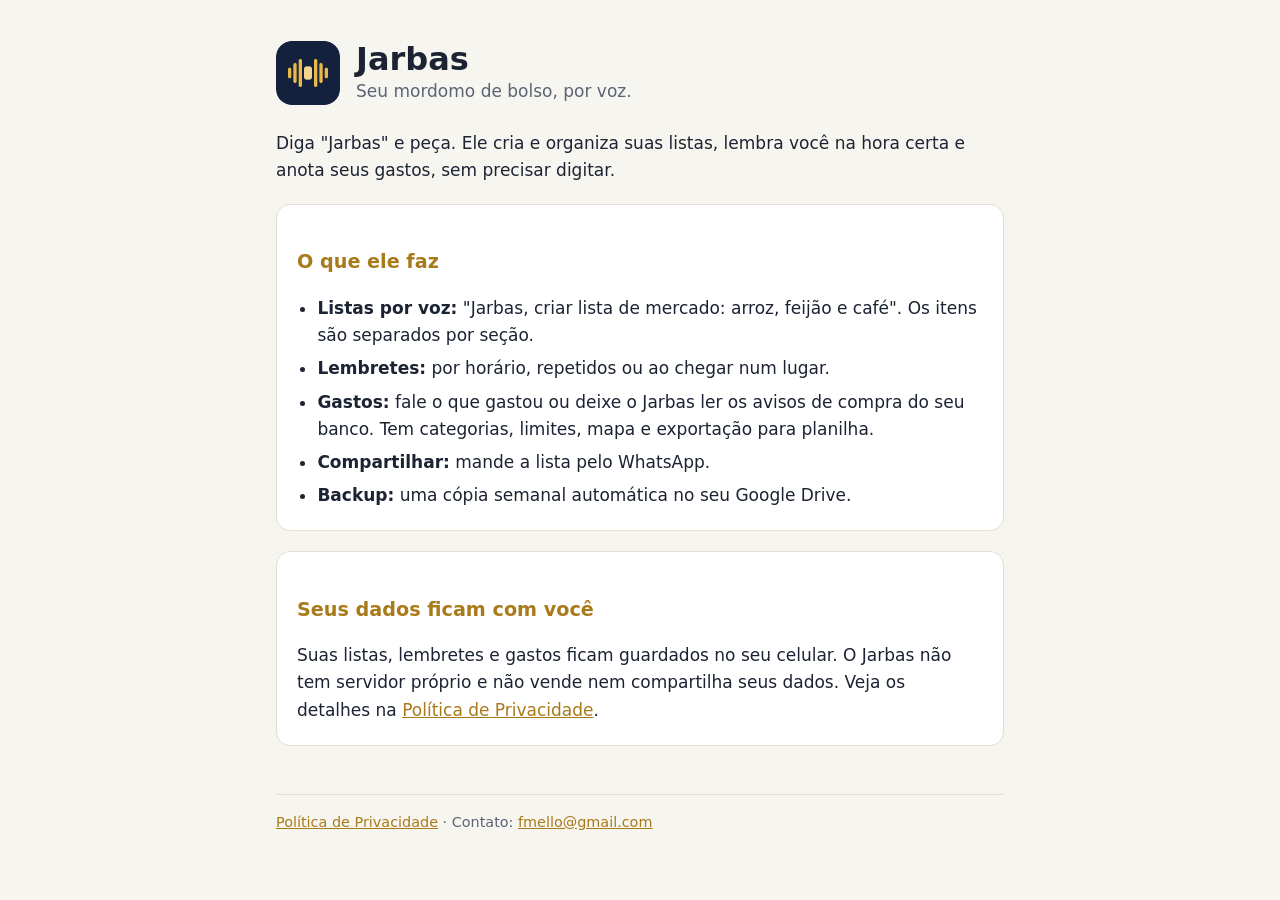
<file: index.html>
<!doctype html>
<html lang="pt-BR">
<head>
<meta charset="utf-8">
<meta name="viewport" content="width=device-width, initial-scale=1">
<title>Jarbas</title>
<meta name="description" content="Jarbas: seu mordomo de bolso para listas, lembretes e gastos, tudo por voz.">
<link rel="icon" href="icone.png">
<link rel="stylesheet" href="estilo.css">
</head>
<body>
<main>
  <header>
    <img src="icone.png" alt="">
    <div>
      <h1>Jarbas</h1>
      <p class="sub">Seu mordomo de bolso, por voz.</p>
    </div>
  </header>

  <p>Diga "Jarbas" e peça. Ele cria e organiza suas listas, lembra você na hora certa e anota seus gastos, sem precisar digitar.</p>

  <div class="card">
    <h2>O que ele faz</h2>
    <ul>
      <li><strong>Listas por voz:</strong> "Jarbas, criar lista de mercado: arroz, feijão e café". Os itens são separados por seção.</li>
      <li><strong>Lembretes:</strong> por horário, repetidos ou ao chegar num lugar.</li>
      <li><strong>Gastos:</strong> fale o que gastou ou deixe o Jarbas ler os avisos de compra do seu banco. Tem categorias, limites, mapa e exportação para planilha.</li>
      <li><strong>Compartilhar:</strong> mande a lista pelo WhatsApp.</li>
      <li><strong>Backup:</strong> uma cópia semanal automática no seu Google Drive.</li>
    </ul>
  </div>

  <div class="card">
    <h2>Seus dados ficam com você</h2>
    <p>Suas listas, lembretes e gastos ficam guardados no seu celular. O Jarbas não tem servidor próprio e não vende nem compartilha seus dados. Veja os detalhes na <a href="privacidade.html">Política de Privacidade</a>.</p>
  </div>

  <footer>
    <a href="privacidade.html">Política de Privacidade</a> · Contato: <a href="mailto:fmello@gmail.com">fmello@gmail.com</a>
  </footer>
</main>
</body>
</html>
</file>
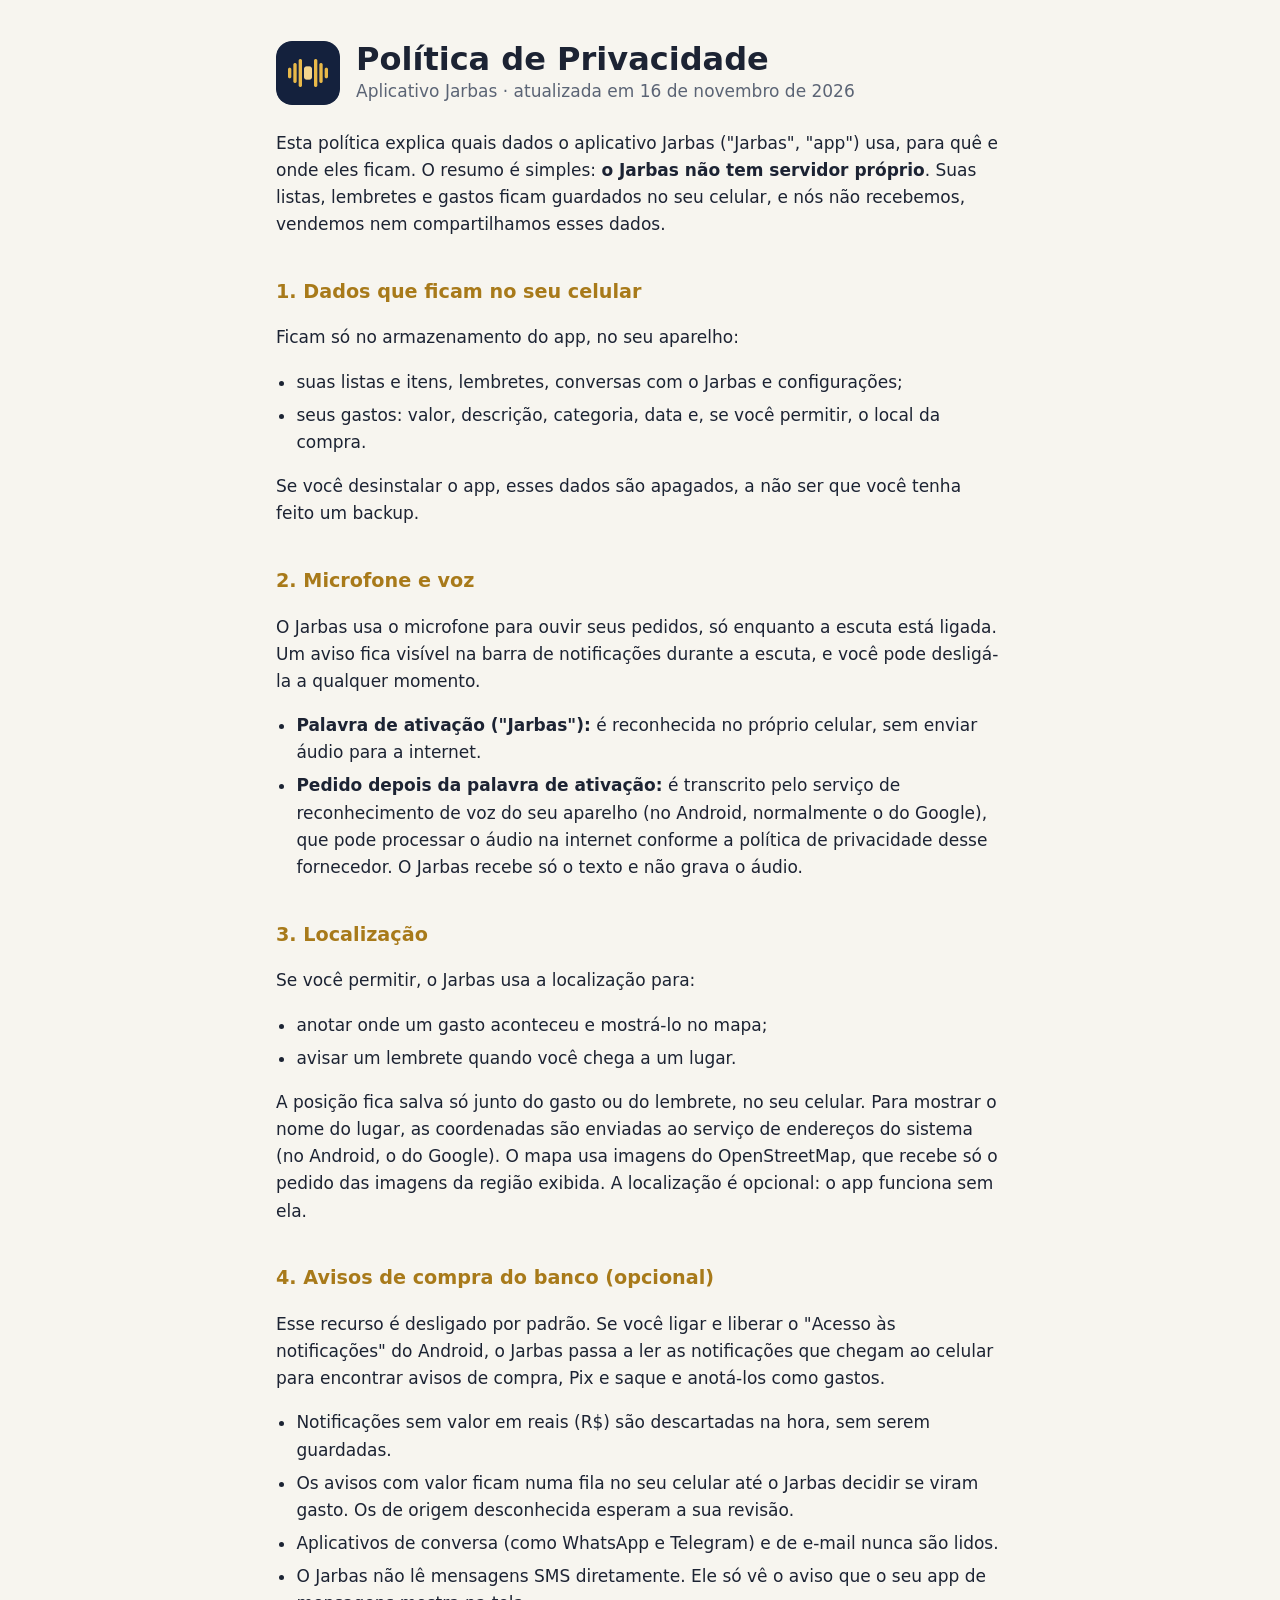
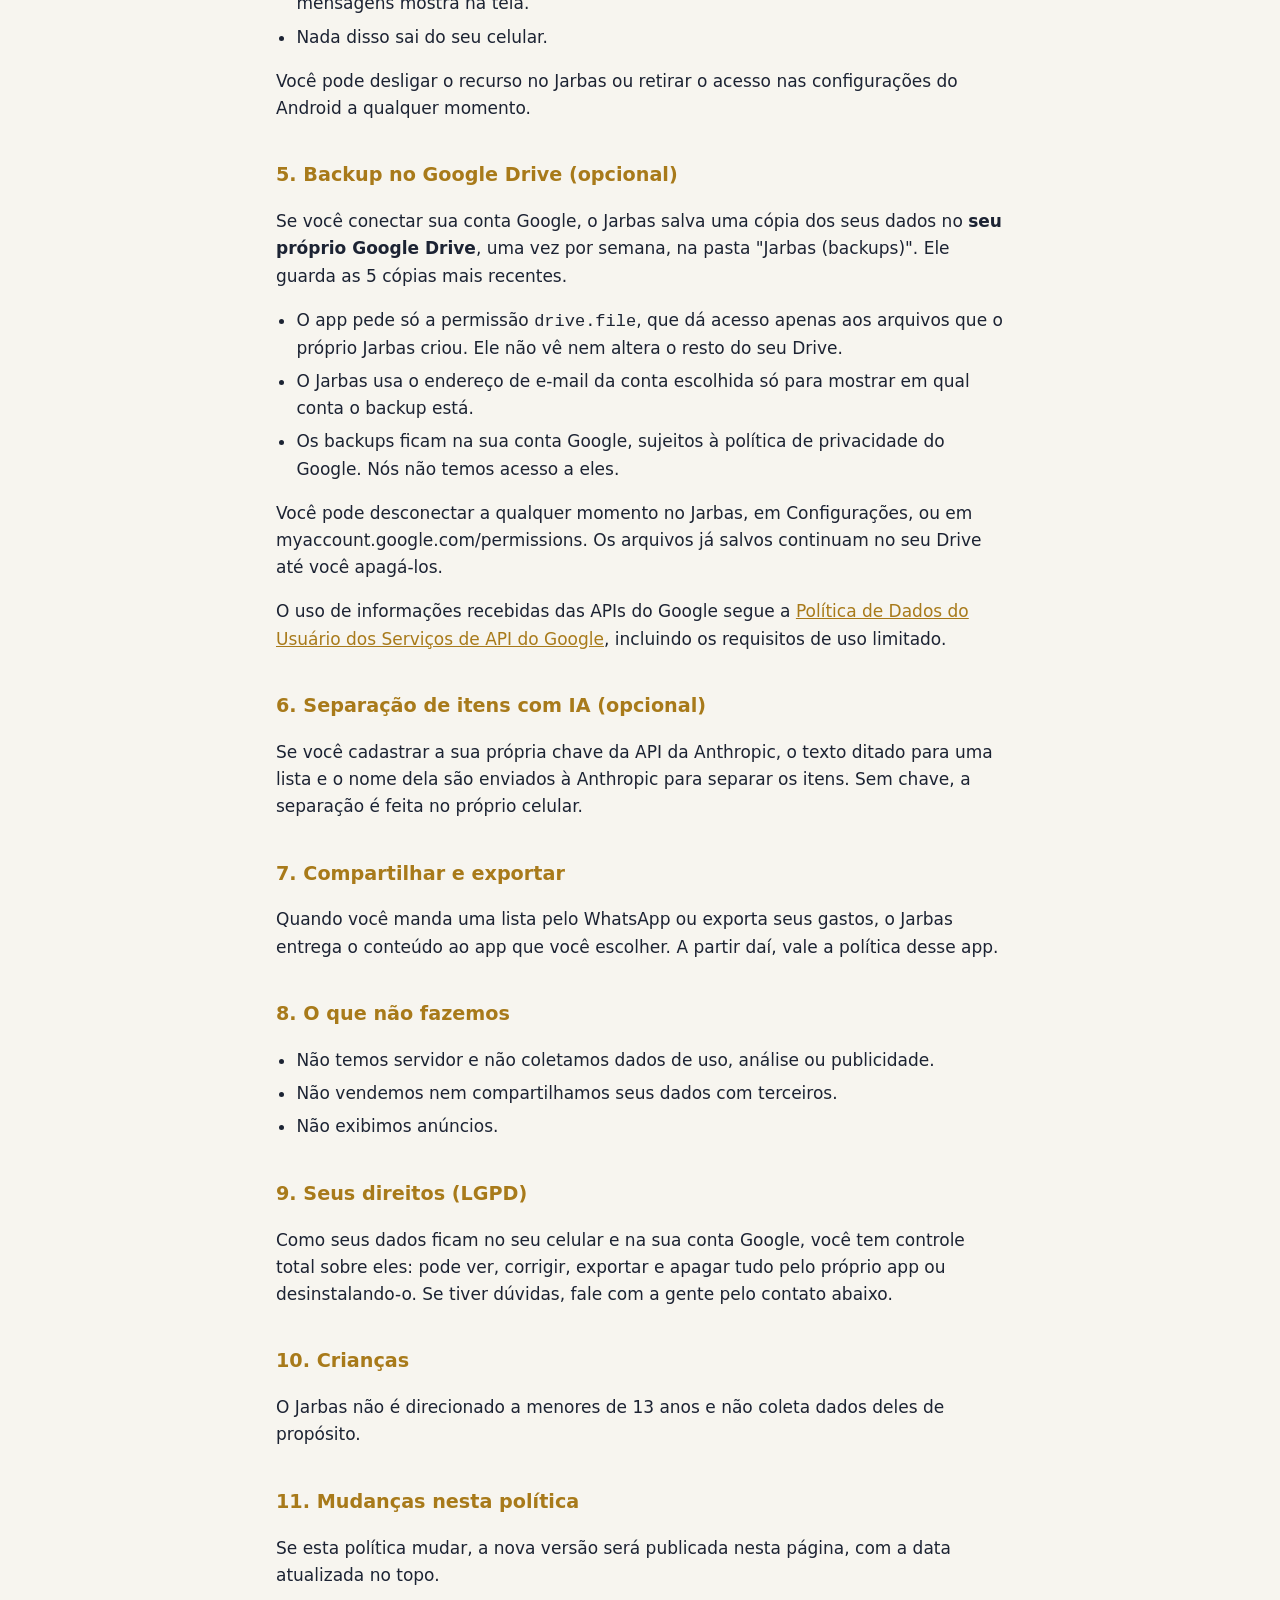
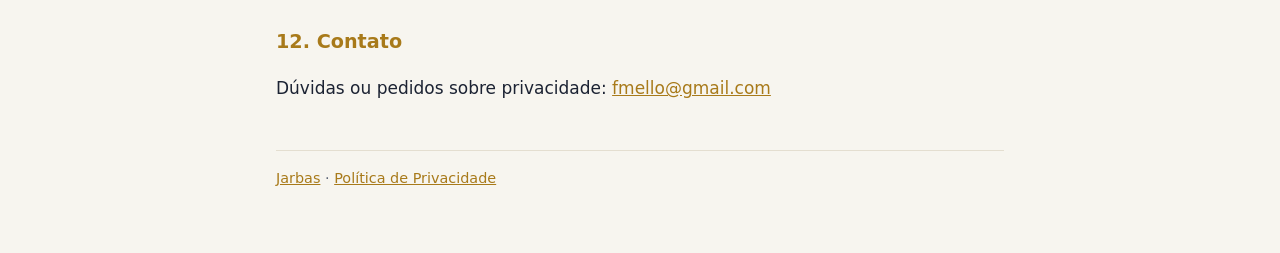
<file: privacidade.html>
<!doctype html>
<html lang="pt-BR">
<head>
<meta charset="utf-8">
<meta name="viewport" content="width=device-width, initial-scale=1">
<title>Privacidade do Jarbas</title>
<meta name="description" content="Política de Privacidade do aplicativo Jarbas.">
<link rel="icon" href="icone.png">
<link rel="stylesheet" href="estilo.css">
</head>
<body>
<main>
  <header>
    <img src="icone.png" alt="">
    <div>
      <h1>Política de Privacidade</h1>
      <p class="sub">Aplicativo Jarbas · atualizada em 16 de novembro de 2026</p>
    </div>
  </header>

  <p>Esta política explica quais dados o aplicativo Jarbas ("Jarbas", "app") usa, para quê e onde eles ficam. O resumo é simples: <strong>o Jarbas não tem servidor próprio</strong>. Suas listas, lembretes e gastos ficam guardados no seu celular, e nós não recebemos, vendemos nem compartilhamos esses dados.</p>

  <h2>1. Dados que ficam no seu celular</h2>
  <p>Ficam só no armazenamento do app, no seu aparelho:</p>
  <ul>
    <li>suas listas e itens, lembretes, conversas com o Jarbas e configurações;</li>
    <li>seus gastos: valor, descrição, categoria, data e, se você permitir, o local da compra.</li>
  </ul>
  <p>Se você desinstalar o app, esses dados são apagados, a não ser que você tenha feito um backup.</p>

  <h2>2. Microfone e voz</h2>
  <p>O Jarbas usa o microfone para ouvir seus pedidos, só enquanto a escuta está ligada. Um aviso fica visível na barra de notificações durante a escuta, e você pode desligá-la a qualquer momento.</p>
  <ul>
    <li><strong>Palavra de ativação ("Jarbas"):</strong> é reconhecida no próprio celular, sem enviar áudio para a internet.</li>
    <li><strong>Pedido depois da palavra de ativação:</strong> é transcrito pelo serviço de reconhecimento de voz do seu aparelho (no Android, normalmente o do Google), que pode processar o áudio na internet conforme a política de privacidade desse fornecedor. O Jarbas recebe só o texto e não grava o áudio.</li>
  </ul>

  <h2>3. Localização</h2>
  <p>Se você permitir, o Jarbas usa a localização para:</p>
  <ul>
    <li>anotar onde um gasto aconteceu e mostrá-lo no mapa;</li>
    <li>avisar um lembrete quando você chega a um lugar.</li>
  </ul>
  <p>A posição fica salva só junto do gasto ou do lembrete, no seu celular. Para mostrar o nome do lugar, as coordenadas são enviadas ao serviço de endereços do sistema (no Android, o do Google). O mapa usa imagens do OpenStreetMap, que recebe só o pedido das imagens da região exibida. A localização é opcional: o app funciona sem ela.</p>

  <h2>4. Avisos de compra do banco (opcional)</h2>
  <p>Esse recurso é desligado por padrão. Se você ligar e liberar o "Acesso às notificações" do Android, o Jarbas passa a ler as notificações que chegam ao celular para encontrar avisos de compra, Pix e saque e anotá-los como gastos.</p>
  <ul>
    <li>Notificações sem valor em reais (R$) são descartadas na hora, sem serem guardadas.</li>
    <li>Os avisos com valor ficam numa fila no seu celular até o Jarbas decidir se viram gasto. Os de origem desconhecida esperam a sua revisão.</li>
    <li>Aplicativos de conversa (como WhatsApp e Telegram) e de e-mail nunca são lidos.</li>
    <li>O Jarbas não lê mensagens SMS diretamente. Ele só vê o aviso que o seu app de mensagens mostra na tela.</li>
    <li>Nada disso sai do seu celular.</li>
  </ul>
  <p>Você pode desligar o recurso no Jarbas ou retirar o acesso nas configurações do Android a qualquer momento.</p>

  <h2>5. Backup no Google Drive (opcional)</h2>
  <p>Se você conectar sua conta Google, o Jarbas salva uma cópia dos seus dados no <strong>seu próprio Google Drive</strong>, uma vez por semana, na pasta "Jarbas (backups)". Ele guarda as 5 cópias mais recentes.</p>
  <ul>
    <li>O app pede só a permissão <code>drive.file</code>, que dá acesso apenas aos arquivos que o próprio Jarbas criou. Ele não vê nem altera o resto do seu Drive.</li>
    <li>O Jarbas usa o endereço de e-mail da conta escolhida só para mostrar em qual conta o backup está.</li>
    <li>Os backups ficam na sua conta Google, sujeitos à política de privacidade do Google. Nós não temos acesso a eles.</li>
  </ul>
  <p>Você pode desconectar a qualquer momento no Jarbas, em Configurações, ou em myaccount.google.com/permissions. Os arquivos já salvos continuam no seu Drive até você apagá-los.</p>
  <p>O uso de informações recebidas das APIs do Google segue a <a href="https://developers.google.com/terms/api-services-user-data-policy">Política de Dados do Usuário dos Serviços de API do Google</a>, incluindo os requisitos de uso limitado.</p>

  <h2>6. Separação de itens com IA (opcional)</h2>
  <p>Se você cadastrar a sua própria chave da API da Anthropic, o texto ditado para uma lista e o nome dela são enviados à Anthropic para separar os itens. Sem chave, a separação é feita no próprio celular.</p>

  <h2>7. Compartilhar e exportar</h2>
  <p>Quando você manda uma lista pelo WhatsApp ou exporta seus gastos, o Jarbas entrega o conteúdo ao app que você escolher. A partir daí, vale a política desse app.</p>

  <h2>8. O que não fazemos</h2>
  <ul>
    <li>Não temos servidor e não coletamos dados de uso, análise ou publicidade.</li>
    <li>Não vendemos nem compartilhamos seus dados com terceiros.</li>
    <li>Não exibimos anúncios.</li>
  </ul>

  <h2>9. Seus direitos (LGPD)</h2>
  <p>Como seus dados ficam no seu celular e na sua conta Google, você tem controle total sobre eles: pode ver, corrigir, exportar e apagar tudo pelo próprio app ou desinstalando-o. Se tiver dúvidas, fale com a gente pelo contato abaixo.</p>

  <h2>10. Crianças</h2>
  <p>O Jarbas não é direcionado a menores de 13 anos e não coleta dados deles de propósito.</p>

  <h2>11. Mudanças nesta política</h2>
  <p>Se esta política mudar, a nova versão será publicada nesta página, com a data atualizada no topo.</p>

  <h2>12. Contato</h2>
  <p>Dúvidas ou pedidos sobre privacidade: <a href="mailto:fmello@gmail.com">fmello@gmail.com</a></p>

  <footer>
    <a href="index.html">Jarbas</a> · <a href="privacidade.html">Política de Privacidade</a>
  </footer>
</main>
</body>
</html>
</file>
<file: estilo.css>
:root {
  --bg: #f7f5ef;
  --card: #ffffff;
  --text: #1c2333;
  --muted: #5b6475;
  --gold: #a87a1a;
  --line: #e4ded0;
}
@media (prefers-color-scheme: dark) {
  :root {
    --bg: #0e1626;
    --card: #152036;
    --text: #e8ecf3;
    --muted: #9aa5b8;
    --gold: #d9b24c;
    --line: #23314d;
  }
}
* { box-sizing: border-box; }
body {
  margin: 0;
  background: var(--bg);
  color: var(--text);
  font: 17px/1.6 system-ui, -apple-system, "Segoe UI", Roboto, sans-serif;
}
main { max-width: 760px; margin: 0 auto; padding: 40px 16px 64px; }
header { display: flex; align-items: center; gap: 16px; margin-bottom: 24px; }
header img { width: 64px; height: 64px; border-radius: 16px; }
h1 { font-size: 2rem; margin: 0; line-height: 1.2; }
h2 { font-size: 1.2rem; margin: 2em 0 .5em; color: var(--gold); }
p, li { color: var(--text); }
.sub { color: var(--muted); margin: 0; }
a { color: var(--gold); }
ul { padding-left: 1.2em; }
li { margin: .35em 0; }
.card {
  background: var(--card);
  border: 1px solid var(--line);
  border-radius: 14px;
  padding: 4px 20px;
  margin: 20px 0;
}
footer { margin-top: 48px; padding-top: 16px; border-top: 1px solid var(--line); color: var(--muted); font-size: .9rem; }
</file>
